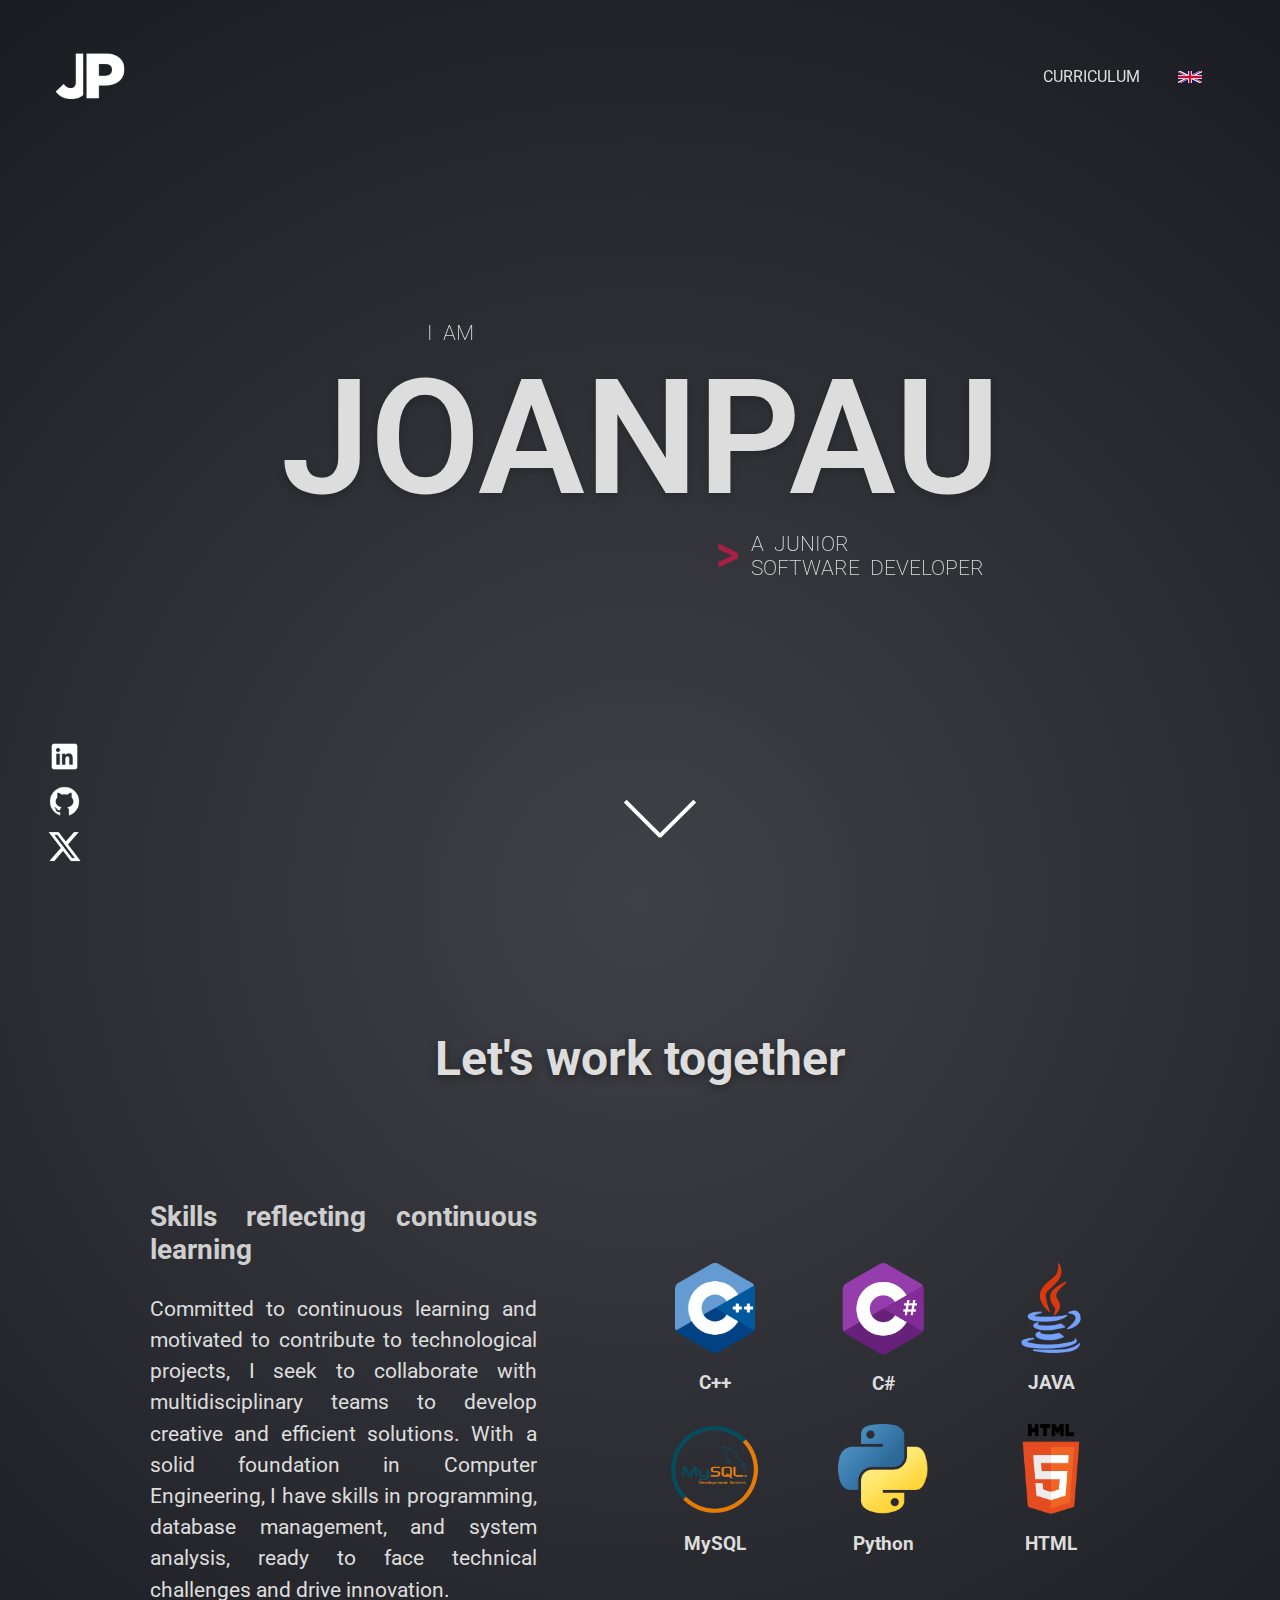
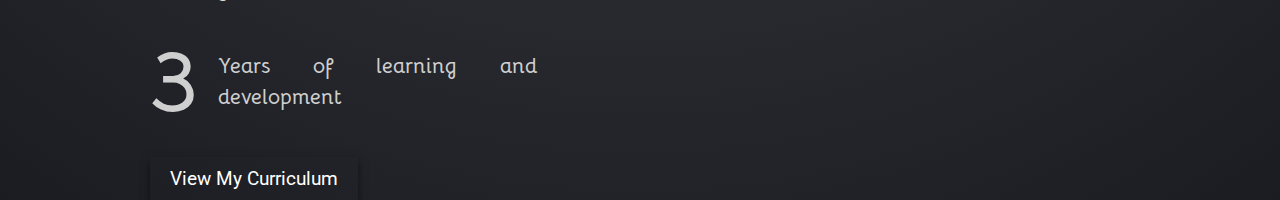
<file: index.html>
<!DOCTYPE html>
<html lang="es">
<head>
    <meta charset="UTF-8">
    <meta name="viewport" content="width=device-width, initial-scale=1.0">
    <title>JoanPau Rahola's Portfolio | Developer & Programer</title>
    <script src="translationsIndex.js"></script>

    <link rel="icon" href="Imatges/logo.png" type="image/x-icon">
    <link rel="stylesheet" href="styles.css">
    <link rel="stylesheet" href="header.css">
    <link rel="stylesheet" href="footer.css">

    <link rel="preconnect" href="https://fonts.googleapis.com">
    <link rel="preconnect" href="https://fonts.gstatic.com" crossorigin>
    <link href="https://fonts.googleapis.com/css2?family=Oswald:wght@200..700&family=Roboto:ital,wght@0,100;0,300;0,400;0,500;0,700;0,900;1,100;1,300;1,400;1,500;1,700;1,900&display=swap" rel="stylesheet">

    <link rel="preconnect" href="https://fonts.googleapis.com">
    <link rel="preconnect" href="https://fonts.gstatic.com" crossorigin>
    <link href="https://fonts.googleapis.com/css2?family=Anton&family=Bellota:ital,wght@0,300;0,400;0,700;1,300;1,400;1,700&family=Overlock:ital,wght@0,400;0,700;0,900;1,400;1,700;1,900&display=swap" rel="stylesheet">
</head>

    <body>
        <!-- Header Placeholder (is used to dynamically insert content)-->
        <div id="header-placeholder"></div>

        <div class="container">
            <div class="intro">I AM</div>
            <div class="name">JOANPAU</div>
            <div class="role">
                <!--IMATGE FLEXA grater-than-->
                <div class="role-img">
                    <img src="Imatges/grater-than.png" >
                </div>
                <div class="role-text">
                    <span class="junior">A JUNIOR</span>
                    <span class="developer">SOFTWARE DEVELOPER</span>
                </div>
            </div>

            <a href="index.html#curriculum" class="arrow">
                <div class="arrow-top"></div>
                <div class="arrow-bottom"></div>
            </a>
        </div>

        <div id="curriculum" class="section">
            <h2>Treballem junts</h2>
            <!-- Skill container -->
             <div>
                
                <div class="skill-container">
                    <div class="skill-text">
                        <h3>Skills que reflecten l'aprenentatge</h3>
                        <p>Compromès amb l'aprenentatge continu i motivat per aportar en projectes tecnològics, busco col·laborar amb equips multidisciplinaris 
                            per desenvolupar solucions creatives i eficients. Amb una base sòlida en Enginyeria Informàtica, tinc habilitats en programació, 
                            gestió de bases de dades i anàlisi de sistemes, preparat per afrontar reptes tècnics i impulsar la innovació.
                        </p>
                        <div class="text-gran">
                            <h1>3</h1>
                            <p>Anys d'aprenentatge <br>i Desenvolupament</p>
                        </div>
                        <div class="curriculum-button">
                            <a href="curriculum.html" class="button">View My Curriculum</a>
                        </div>
                    </div>
                    <div class="skill-flex">
                        <div class="div1">
                            <img class="logo-img" src="Imatges/skills/c++.png"></a>
                            <h3>C++</h3>
                        </div>
                        <div class="div3">
                            <img class="csharplogo-img" src="Imatges/skills/csharp.png"></a>
                            <h3>C#</h3>
                        </div>
                        <div class="div2">
                            <img class="logo-img" src="Imatges/skills/java.png"></a>
                            <h3>JAVA</h3>
                        </div>
                        <div class="div4">
                            <img class="mysqllogo-img" src="Imatges/skills/mysql.png"></a>
                            <h3>MySQL</h3>
                        </div>
                        <div class="div5">
                            <img class="pythonlogo-img" src="Imatges/skills/python.png"></a>
                            <h3>Python</h3>
                        </div>
                        <div class="div6">
                            <img class="logo-img" src="Imatges/skills/HTML.png"></a>
                            <h3>HTML</h3>
                        </div>
                    </div> 
                </div>
             </div>
            
            <!----------->
            
            </div>
        </div>
        <!-- Espai personal per mi mes endevant... Per aixo esta comentat.
        <div id="projects" class="section">Projectes
            <p>Descripció dels projectes aquí...</p>
        </div>
        <div id="contact" class="section">Contacte
            <p>Informació de contacte aquí...</p>
        </div>
        -->
        <!-- Footer Placeholder (is used to dynamically insert content)-->
        <div id="footer-placeholder"></div>

        <script>
            // Load Header
            fetch('header.html')
                .then(response => response.text())
                .then(data => {
                    document.getElementById('header-placeholder').innerHTML = data;

                    // Afegeix aquí el codi per inicialitzar els esdeveniments del header
                    document.querySelector('.dropdown-toggle').addEventListener('click', function(event) {
                        event.stopPropagation();
                        document.querySelector('.language-dropdown').classList.toggle('show');
                    });
                    // Configura l'idioma inicial a anglès
                    changeLanguage('en', 'Imatges/Flags/Angles.svg');
                });

            // Load Footer
            fetch('footer.html')
                .then(response => response.text())
                .then(data => {
                    document.getElementById('footer-placeholder').innerHTML = data;
                    // No cal afegir res al footer si no tens esdeveniments allà
                });

            // Tanca el menú si fas clic fora d'ell
            document.addEventListener('click', function(event) {
                const dropdown = document.querySelector('.language-dropdown');
                if (dropdown && !dropdown.contains(event.target)) {
                    dropdown.classList.remove('show');
                }
            });
        </script>
    </body>
</html>
</file>
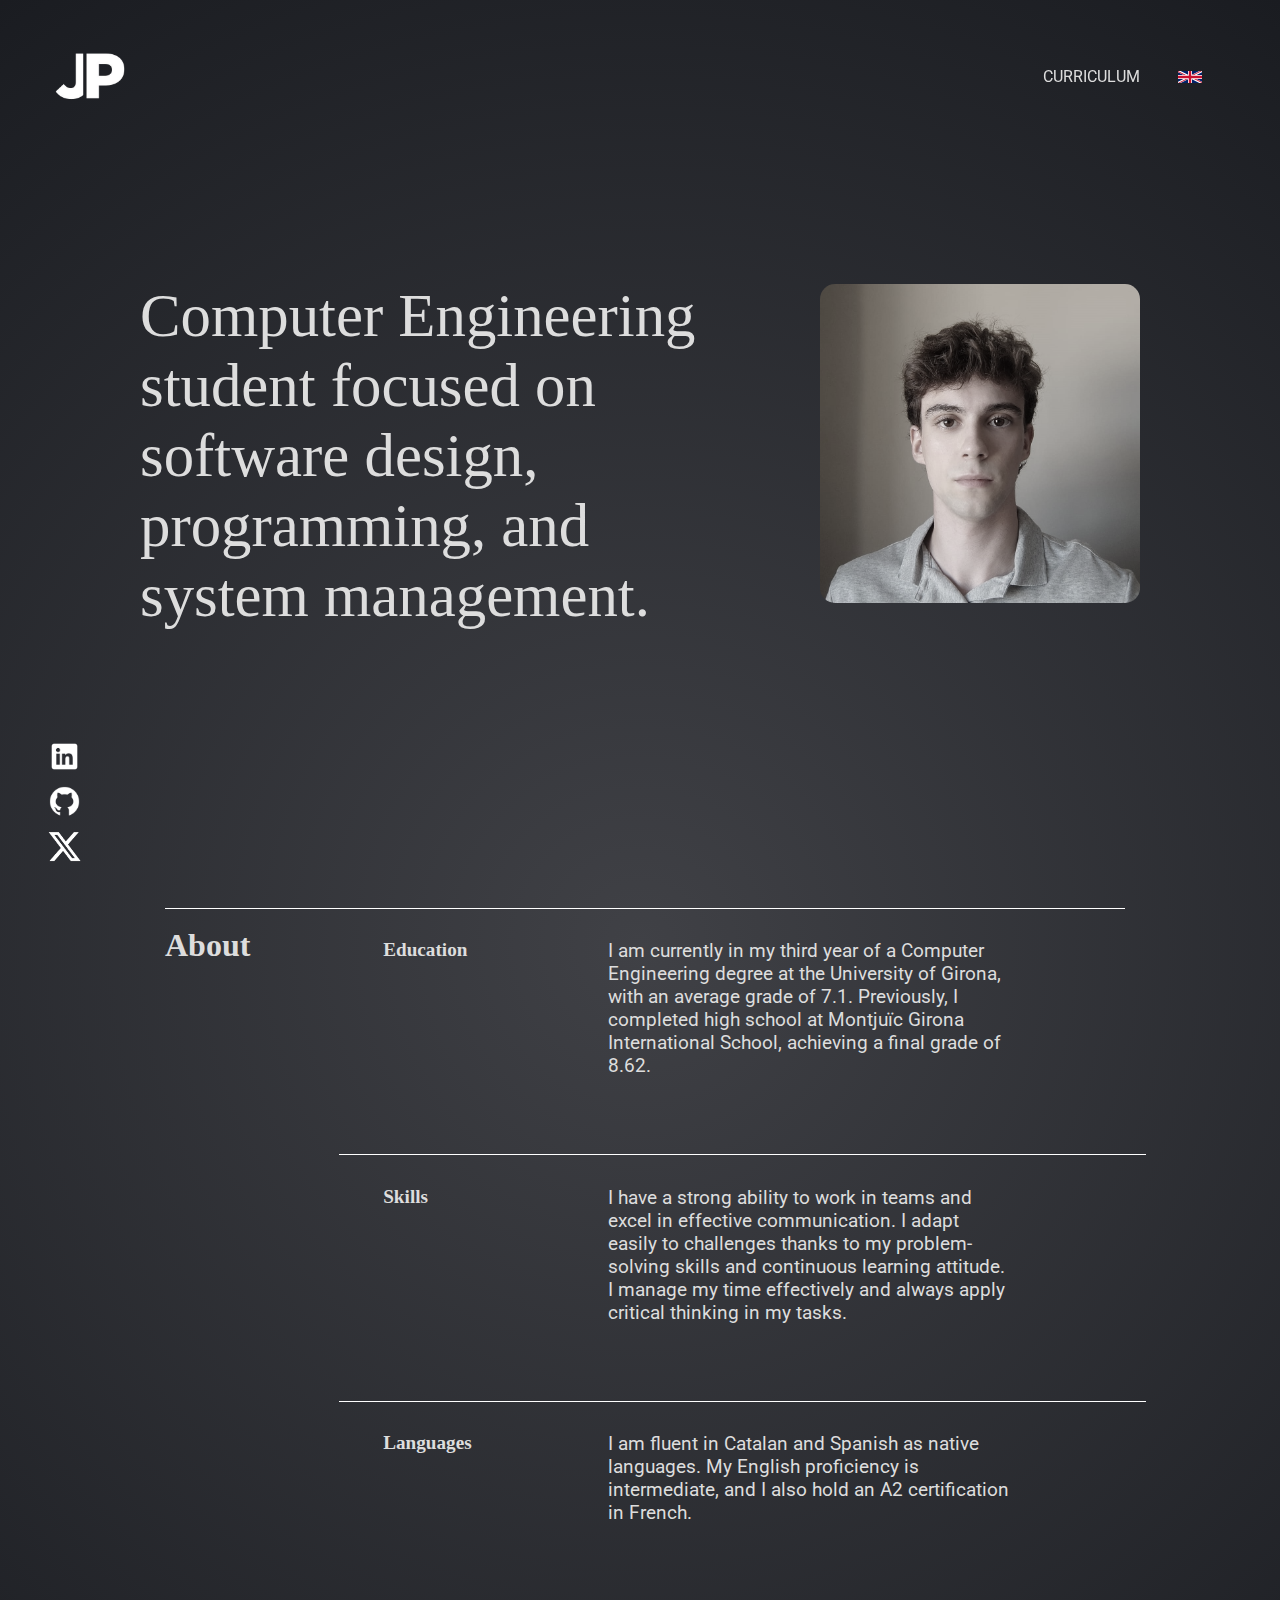
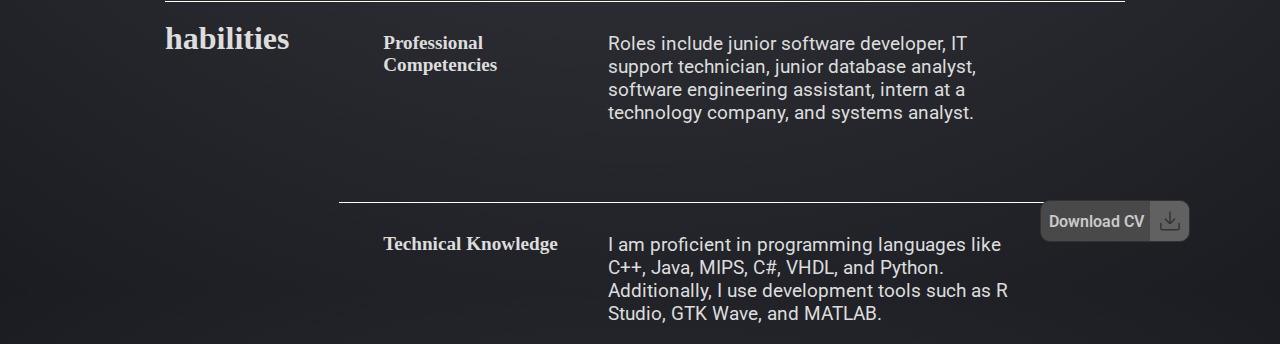
<file: curriculum.html>
<!DOCTYPE html>
<html lang="es">
    <head> <!--El head conte dades del document, com el CSV, el JavaScript... -->
        <meta charset="UTF-8">
        <meta name="viewport" content="width=device-width, initial-scale=1.0">
        <title>JoanPau Rahola's Portfolio | Developer & Programer</title>
        <link rel="icon" href="Imatges/logo.png" type="image/x-icon">
        <link rel="stylesheet" href="curriculum-styles.css"> <!-- Aquí enllaçarem el CSS més tard -->
        <link rel="stylesheet" href="header.css">
        <link rel="stylesheet" href="footer.css">

        <script src="translationsCurriculum.js"></script>
    

        <link rel="preconnect" href="https://fonts.googleapis.com">
        <link rel="preconnect" href="https://fonts.gstatic.com" crossorigin>
        <link href="https://fonts.googleapis.com/css2?family=Oswald:wght@200..700&family=Roboto:ital,wght@0,100;0,300;0,400;0,500;0,700;0,900;1,100;1,300;1,400;1,500;1,700;1,900&display=swap" rel="stylesheet">

    </head>
    <body>
        <!-- Header Placeholder (is used to dynamically insert content)-->
        <div id="header-placeholder"></div>

        <div class="frontPage">
            <div class="title">
                <p>Estudiant d'Enginyeria Informàtica centrat en disseny de software, programació i gestió de sistemes.</p>
            </div>
            <a href="index.html"><img class="logo-image" src="Imatges/profileImage.jpg" alt="Logo"></a>
        </div> 

        
        <div class="information">
            <div class="div1"> 
                <hr class="header">
                <h2>About</h2>
            </div>
            
            <div class="div2">
                <h3>Formació</h3>
            </div>

            <div class="div3"> 
                <p>Actualment estic cursant el tercer any del Grau en Enginyeria Informàtica a la 
                    Universitat de Girona, on he aconseguit una nota mitjana de 7,1 fins ara. Anteriorment, 
                    vaig completar el Batxillerat a Montjuïc Girona International School, obtenint una nota final de 8,62.</p>
            </div>
            
            <div class="div4"> 
                <hr class="content">
                <h3>Aptituds</h3>
            </div>

            <div class="div5"> 
                <p>Tinc una sòlida capacitat per treballar en equip i destaco en la comunicació efectiva. M'adapto fàcilment 
                    als desafiaments gràcies a la meva habilitat en la resolució de problemes i l'aprenentatge continu. Gestiono 
                    eficaçment el meu temps i sempre aplico el pensament crític en les meves tasques.</p>
            </div>
            <div class="div6">
                <hr class="content">
                <h3>Idiomes</h3>
            </div>
            
            <div class="div7"> 
                <p>Parlo català i espanyol com a llengües maternes. El meu nivell d'anglès és mitjà, i també tinc certificació de nivell A2 en francès.</p>
            </div>
            
            <div class="div8"> 
                <hr class="header">
                <h2>Habilitats</h2>
            </div>
            
            <div class="div9"> 
                <h3>Competencies professionals</h3>
            </div>

            <div class="div10"> 
                <p>Inclou rols com desenvolupador de programari junior, tècnic de suport informàtic, analista de 
                    bases de dades junior, assistent d'enginyeria del software, practicant en empresa de tecnologia, i analista de sistemes.</p>
            </div>
            
            <div class="div11"> 
                <hr class="content">
                <h3>Coneixements tècnics</h3>
            </div>

            <div class="div12"> 
                <p>Domino llenguatges de programació com C++, Java, MIPS, C#, VHDL, i Python. A més, utilitzo eines de desenvolupament com R Studio, GTK Wave, i MATLAB.</p>
            </div>

        </div>
        <div class="dw-button-container">
            <a target="_blank" href="Files/CV_JoanPau_Rahola.pdf" class="dw-button">
                <span class="button__text">Download CV</span>
                <span class="button__icon"><svg xmlns="http://www.w3.org/2000/svg" viewBox="0 0 35 35" id="bdd05811-e15d-428c-bb53-8661459f9307" data-name="Layer 2" class="svg"><path d="M17.5,22.131a1.249,1.249,0,0,1-1.25-1.25V2.187a1.25,1.25,0,0,1,2.5,0V20.881A1.25,1.25,0,0,1,17.5,22.131Z"></path><path d="M17.5,22.693a3.189,3.189,0,0,1-2.262-.936L8.487,15.006a1.249,1.249,0,0,1,1.767-1.767l6.751,6.751a.7.7,0,0,0,.99,0l6.751-6.751a1.25,1.25,0,0,1,1.768,1.767l-6.752,6.751A3.191,3.191,0,0,1,17.5,22.693Z"></path><path d="M31.436,34.063H3.564A3.318,3.318,0,0,1,.25,30.749V22.011a1.25,1.25,0,0,1,2.5,0v8.738a.815.815,0,0,0,.814.814H31.436a.815.815,0,0,0,.814-.814V22.011a1.25,1.25,0,1,1,2.5,0v8.738A3.318,3.318,0,0,1,31.436,34.063Z"></path></svg></span>
            </a>
        </div>        



        <div id="footer-placeholder"></div>
        <script>
            // Load Header
            fetch('header.html')
                .then(response => response.text())
                .then(data => {
                    document.getElementById('header-placeholder').innerHTML = data;

                    // Afegeix aquí el codi per inicialitzar els esdeveniments del header
                    document.querySelector('.dropdown-toggle').addEventListener('click', function(event) {
                        event.stopPropagation();
                        document.querySelector('.language-dropdown').classList.toggle('show');
                    });
                    // Configura l'idioma inicial a anglès
                    changeLanguage('en', 'Imatges/Flags/Angles.svg');
                });

            // Load Footer
            fetch('footer.html')
                .then(response => response.text())
                .then(data => {
                    document.getElementById('footer-placeholder').innerHTML = data;
                    // No cal afegir res al footer si no tens esdeveniments allà
                });

            // Tanca el menú si fas clic fora d'ell
            document.addEventListener('click', function(event) {
                const dropdown = document.querySelector('.language-dropdown');
                if (dropdown && !dropdown.contains(event.target)) {
                    dropdown.classList.remove('show');
                }
            });
        </script>
    </body>
</html>
</file>
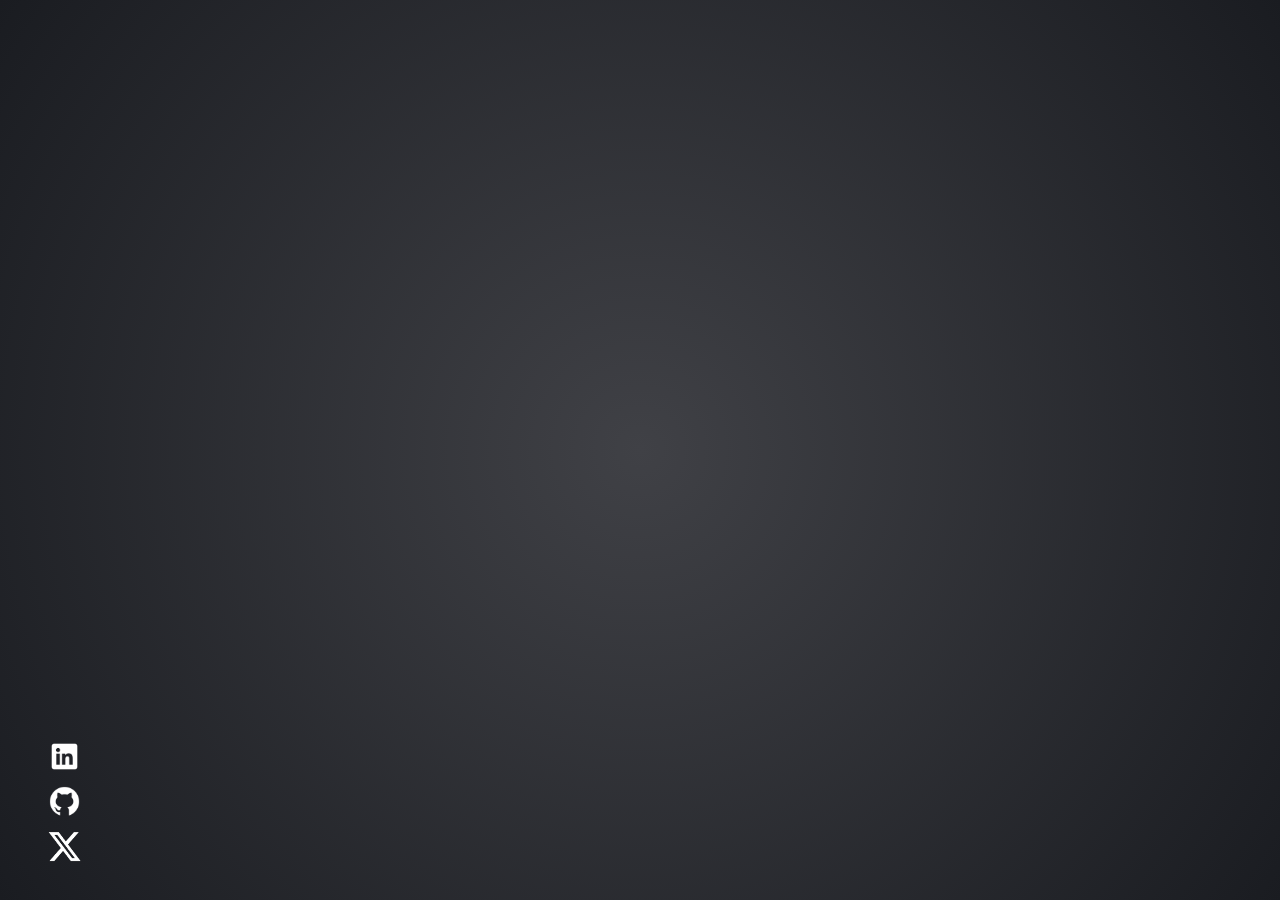
<file: footer.html>
<!DOCTYPE html>
<html lang="es">
<head>
    <meta charset="UTF-8"> 
    <meta name="viewport" content="width=device-width, initial-scale=1.0">
    <title>Header amb logo i opcions</title>
    <link rel="stylesheet" href="styles.css">
    <link rel="stylesheet" href="header.css">
    <link rel="stylesheet" href="footer.css">

    <link rel="preconnect" href="https://fonts.googleapis.com">
    <link rel="preconnect" href="https://fonts.gstatic.com" crossorigin>
    <link href="https://fonts.googleapis.com/css2?family=Oswald:wght@200..700&family=Roboto:ital,wght@0,100;0,300;0,400;0,500;0,700;0,900;1,100;1,300;1,400;1,500;1,700;1,900&display=swap" rel="stylesheet">
</head>
    <body>
        <!-- footer.html -->
        <div class="footer">
            <a target="_blank" href="https://www.linkedin.com/in/joan-pau-rahola-ferrer-b6994b24a/"><img class="social-media" src="Imatges/linkedin.png" alt="linkedin"></a>
            <a target="_blank" href="https://github.com/jopau9"><img class="social-media" src="Imatges/github.png" alt="github"></a>
            <a target="_blank" href="https://twitter.com/Jopau_9"><img class="social-media" src="Imatges/X_logo.png" alt="Logo"></a>
        </div>
         <!-- Language dropdown -->
        
    </body>
</html>
</file>
<file: styles.css>
@import url(https://db.onlinewebfonts.com/c/6a28a1fb5b77054a12626d0c23c92aa2?family=Cera+CY+Bold);

html {
    scroll-behavior: smooth;
}


body{
    
    background: rgb(64,65,70);
    background: radial-gradient(circle, rgba(64,65,70,1) 0%, rgba(26,28,33,1) 100%);
    color: #fff;
    min-height: 100vh;

    color:#DDDDDD;

    font-family: "Roboto", sans-serif;

    padding: 0px;
    margin: 0px;
    box-sizing: border-box;
}


/*amb la a nomes s'aplica als links*/   


.container {
    min-height: 100vh;
    
    justify-content: center; /*centracio horitzontal*/


    display: flex;
    flex-direction: column; /*forma una columna de oracions*/
    align-items: center; /*centracio vertical*/
    
    font-weight: 200;
    font-style: normal;
    word-spacing: 5px;
}

.intro {
    font-size: 1.3rem;
    position: relative;
    right: 190px;
    text-transform: uppercase; /* Todo en mayúsculas */
}

.name {
    font-size: 10em;
    text-transform: uppercase;
    font-weight: 600;
    text-shadow: 0 3px 10px rgb(0 0 0 / 0.2);
}

.role {
    font-size: 1.3rem;
    display: flex;
    flex-direction: row;
    position: relative;
    left: 210px; 
    gap: 10px;
    justify-content: center;
    align-items: center;
}

.role-text {
    display: flex;
    flex-direction: column;
    text-transform: uppercase;

}

.role-img {
    animation: blink 1.5s steps(1) infinite;
    filter: brightness(0.8) saturate(0.8) hue-rotate(-20deg);
}

.role-img img{
    width: 25px; /* Set the width */
    height: 25x; /* Set the height */
    position: relative;
    top: 2px;
}

.section {
    height: 78vh; /* Ocupa tota l'alçada */
    padding-left: 150px;
    padding-right: 150px;
    padding-top: 10vh;
    padding-bottom: 12vh;
}

#curriculum {
    display: flex;
    flex-direction: column;

}

#curriculum h2 {
    text-shadow: 0 3px 10px rgb(0 0 0 / 0.4);
    font-size: 3rem;
    text-align: center;
}   

.skill-container {
    display: flex;
    flex-direction: row;
    justify-content: center;
    margin-top: 5vh;
    gap: 100px;
    
}

#curriculum p{
    font-size: 1.3rem;
    line-height: 1.5;
    
}

.skill-text h3{
    color: #cfcfcf;
}
.skill-text{
    font-size: 1.5rem;
    width: 45%;
    margin: 0;
    padding: 0;
    animation: caret 1s steps(35) infinite;
    text-align: justify;
}

.text-gran{
    font-family: "Roboto", sans-serif;
    color: #cfcfcf;
    display: flex;
    flex-direction: row;
    align-items: center;
    gap: 20px;
    margin-top: 20px;
    margin-bottom: 20px;
}

.text-gran{
    font-family: "Bellota", system-ui;
    font-weight: 1000;
    font-style: normal;
}

.text-gran p{
    font-size: 1.5rem;
    line-height: 2;
}

.text-gran h1{
    font-size: 5.5rem;
    margin: 0;
    padding: 0;
}

.skill-flex {
    position: relative;
    top: 90px;
    display: flex;
    flex-wrap: wrap;
    gap: 10px;
    align-items: stretch;
    align-content: flex-start;
    max-height: fit-content; 
}
.skill-flex > div {
    flex: 1 1 calc(33.333% - 10px);
    display: flex;
    flex-direction: column;
    align-items: center; /* Centra la imagen y el texto */
    justify-content: center; /* Ajusta la alineación vertical dentro de cada celda */

}

.logo-img {
    width: 80px; /* Ajusta l'amplada segons calgui */
    height: 90px; /* Ajusta l'alçada segons calgui */
}

.csharplogo-img {
    width: 93px; /* Ajusta l'amplada segons calgui */
    height: 93px; /* Ajusta l'alçada segons calgui */
}

.mysqllogo-img{
    width: 90px; /* Ajusta l'amplada segons calgui */
    height: 90px; /* Ajusta l'alçada segons calgui */
}

.pythonlogo-img{
    width: 90px; /* Ajusta l'amplada segons calgui */
    height: 90px; /* Ajusta l'alçada segons calgui */
}


#curriculum .skill-container .curriculum-button {
    display: flex;
}

.skill-container .curriculum-button .button {
    font-size: 1.2rem;
    text-decoration: none; /* Remove underline */
    border: none;
    color: #FFFFFF;
    box-shadow: 0 4px 8px rgba(0, 0, 0, 0.5); /* Sombra amb difuminat */
    padding: 10px 20px;
    overflow: hidden; /* Conte els efectes dins del boto */
}

.icon {
    width: 24px;
    height: 24px;
    transition: transform 0.3s ease-in-out;
}

.button:hover {
    transform: scale(1.000005); /* Aumenta ligeramente el tamaño al pasar el ratón */
}


.button::before {
    
    content: "";
    position: absolute;
    width: 150%; /* Aumentamos el ancho del brillo para que cubra más espacio */
    height: 100%;
    background-image: linear-gradient(
        120deg,
        rgba(255, 255, 255, 0) 20%,   /* Más tiempo transparente al inicio */
        rgba(255, 255, 255, 0.3) 50%, /* Opacidad media en el centro */
        rgba(255, 255, 255, 0) 80%    /* Más tiempo transparente al final */
    );
    top: 0;
    left: -150%; /* Inicia más lejos para que el efecto sea gradual */
    opacity: 0.5; /* Ajusta la opacidad para que sea menos intenso */
    transition: all 0.5s ease; /* Añade una transición suave */
}

.button:hover::before {
    animation: shine 2s ease-out; /* Hacemos que la animación dure más para un efecto más fluido */
}

@keyframes shine {
    0% {
        left: -150%; /* El brillo empieza completamente fuera del botón */
    }
    50% {
        left: 50%; /* El brillo atraviesa el botón de manera más lenta y gradual */
    }
    100% {
        left: 150%; /* El brillo sale por completo por el lado derecho */
    }
}

.arrow {
    display: inline-block;
    
    cursor: pointer;
    height: 60px;
    left: 47.4%;
    position: absolute;
    top: 90%;
    transform: translateX(-50%) translateY(-50%);
    transition: transform 0.1s;
    width: 50px;
    rotate: 90deg;
  }

    .arrow-link {
        display: inline-block;
        position: relative;
        text-decoration: none; /* Removes underline from link */
    }
  
  .arrow-top, .arrow-bottom {
    background-color: #ffffff;
    height: 4px;
    left: -5px;
    position: absolute;
    top: 50%;
    width: 100%;
  }
  
  .arrow-top:after, .arrow-bottom:after {
    background-color: #afafaf;
    content: "";
    height: 100%;
    position: absolute;
    top: 0;
    transition: all 0.15s;
  }
  
  .arrow-top {
    transform: rotate(45deg);
    transform-origin: bottom right;
  }
  
  .arrow-top:after {
    left: 100%;
    right: 0;
    transition-delay: 0s;
  }
  
  .arrow-bottom {
    transform: rotate(-45deg);
    transform-origin: top right;
  }
  
  .arrow-bottom:after {
    left: 0;
    right: 100%;
    transition-delay: 0.15s;
  }
  
  .arrow:hover .arrow-top:after {
    left: 0;
    transition-delay: 0.15s;
  }
  
  .arrow:hover .arrow-bottom:after {
    right: 0;
    transition-delay: 0s;
  }
  
  .arrow:active {
    transform: translateX(-50%) translateY(-50%) scale(0.9);
  }

  @keyframes blink {
    0%, 80% {
        opacity: 1; /* Cursor visible la mayor parte del tiempo */
    }
    81%, 100% {
        opacity: 0; /* Cursor invisible por un breve momento */
    }
}
</file>
<file: header.css>
header{
    position: fixed;
    width: 100%; 
    height: 17vh;

    display: flex;
    flex-direction: row;
    align-items: center;
}

.nav a {
    color:#DDDDDD;
    text-decoration: none; 
}

.logo-image{
    margin-left: 50px;
    width: 80px;
    height: auto;
    
}

.nav{
    margin-left: auto;
    margin-right: 70px;
    word-spacing: 50px;
    display: flex;
    gap: 30px;
    align-items: center;
}

.language-dropdown {
    position: relative;
    display: inline-block;
}

.dropdown-toggle {
    background: none;
    border: none;
    cursor: pointer;
    font-size: 16px;
    padding: 8px;
    display: flex;
    align-items: center;
    gap: 8px;
}

.dropdown-menu {
    display: none; /* Amagat per defecte */
    position: absolute;
    right: 0;
    top: 100%;
    background-color: white;
    box-shadow: 0px 8px 16px rgba(0, 0, 0, 0.2);
    padding: 8px;
    border-radius: 4px;
    z-index: 1;
}

#current-language-flag {
    width: 24px; /* Mateixa mida que les altres banderes */
    height: auto;
}

.dropdown-menu img {
    display: block;
    width: 24px;
    margin: 4px 0;
    cursor: pointer;
}

.language-dropdown.show .dropdown-menu {
    display: block; /* Es mostra quan és actiu */
}

.language-dropdown img:hover {
    transform: scale(1.1);
}
</file>
<file: footer.css>
.footer {
    position: fixed;       /* Keeps the footer fixed on the screen */
    bottom: 0;             /* Aligns the footer at the bottom */
    left: 0;               /* Aligns the footer with the left side */
    width: 10%;           /* Makes the footer occupy the full width of the screen */
    justify-content: center; /* Horizontally centers the content */
    align-items: center;   /* Vertically centers the content */
    height: 22vh;          /* Adjust the height of the footer */
    display: flex;         /* Use flexbox for layout */
    flex-direction: column;   /* Align icons in a row */
    gap: 10px;             /* Gap between the social media icons */
    
} 

.footer a {
    display: inline-block;
    width: 35px;           /* Width of each icon */
    height: 35px;          /* Height of each icon */
    margin: 0;             /* Remove unnecessary margins */
}

.footer img {
    width: 100%;           /* Make the images fit the parent size */
    height: auto;
    transition: transform 0.5s ease-in-out; /* Smooth transition for the rotation */
}

.footer a:hover img {
    transform: rotate(360deg); /* Rotate the image 360 degrees on hover */
}
</file>
<file: curriculum-styles.css>
@font-face {
    font-family: "PolySans Neutral Wide";
    src: url("https://db.onlinewebfonts.com/t/e11df7e4dd48a1610e5daa2afb643b75.eot");
    src: url("https://db.onlinewebfonts.com/t/e11df7e4dd48a1610e5daa2afb643b75.eot?#iefix")format("embedded-opentype"),
    url("https://db.onlinewebfonts.com/t/e11df7e4dd48a1610e5daa2afb643b75.woff2")format("woff2"),
    url("https://db.onlinewebfonts.com/t/e11df7e4dd48a1610e5daa2afb643b75.woff")format("woff"),
    url("https://db.onlinewebfonts.com/t/e11df7e4dd48a1610e5daa2afb643b75.ttf")format("truetype"),
    url("https://db.onlinewebfonts.com/t/e11df7e4dd48a1610e5daa2afb643b75.svg#PolySans Neutral Wide")format("svg");
}

html {
    scroll-behavior: smooth;
}

body{
    background: rgb(76,76,76);
    background: radial-gradient(circle, rgba(76,76,76,1) 0%, rgba(21,19,19,1) 100%);
    color: #fff;

    color:#DDDDDD ;

    font-family: "Roboto", sans-serif;
}

.frontPage{
    font-family: "PolySans Neutral Wide";
    
    display: flex;
    flex-direction: row;
    justify-content: center;
    align-items: center;
    height: 75vh;
    padding-left: 140px;
    padding-right: 140px;
    padding-top: 12vh;
}

.frontPage p{
    font-size: 3.8rem;
} 

.frontPage a{
    filter: grayscale(70%);
    z-index: -1;
}

.frontPage img{
    width: 320px;
    border-radius: 15px;

}

.information h2, h3{
    font-family: "PolySans Neutral Wide";
    color: #DDDDDD;
}

.information h2{
    font-size: 2rem;
}

.information h3{
    margin-left: 20%;
    font-size: 1.2rem;
    padding-top: 20px;
}

p{
    padding-top: 20px;
    font-size: 1.2rem;
}


.information {

    height: 100vh;
    margin-top: 13vh;
    padding-left: 35vh;
    padding-right: 30vh;

    display: grid;
    grid-template-rows: repeat(5, 1fr);
    
    grid-column-gap: 0px;
    grid-row-gap: 0px;

    gap: 50px;

    margin-left: -150px;
}

hr.header {
    position: absolute;
    border: none;
    border-top: 1px solid rgb(255, 255, 255); /* Customize the color and thickness */
    width: calc(75%); /* 100% width minus 50px space on the right */
    margin-right: 50px; /* Space between the end of the line and the right side of the screen */
}

hr.content {
    position: absolute;
    border: none;
    border-top: 1px solid rgb(255, 255, 255); /* Customize the color and thickness */
    width: calc(63%); /* 100% width minus 50px space on the right */
    margin-right: 50px; /* Space between the end of the line and the right side of the screen */
}

hr {

}

.div1{
    grid-area: 1 / 1 / 2 / 2;
}

.div2{
    grid-area: 1 / 2 / 2 / 3;
}

.div3{
    grid-area: 1 / 3 / 2 / 4;
}
.div4{
    grid-area: 2 / 2 / 3 / 3;
}
.div5{
    grid-area: 2 / 3 / 3 / 4;
}
.div6{
    grid-area: 3 / 2 / 4 / 3;
}

.div7{
    grid-area: 3 / 3 / 4 / 4;
}

.div8{
    grid-area: 4 / 1 / 5 / 2;
}

.div9{
    grid-area: 4 / 2 / 5 / 3;
}

.div10{
    grid-area: 4 / 3 / 5 / 4;
}

.div11{
    grid-area: 5 / 2 / 6 / 3;
}

.div12{
    grid-area: 5 / 3 / 6 / 4;
}

.dw-button-container{
    display: flex;
    justify-content:flex-end;
    margin-right: 10vh;
    margin-bottom: 10vh;
}

.dw-button {
    --main-focus: #2d8cf0;
    --font-color: #cacaca;
    --bg-color-sub: #616161;
    --bg-color: #494949;
    --main-color: #323232;
    position: absolute;
    width: 148px;
    height: 40px;
    cursor: pointer;
    display: flex;
    align-items: center;
    text-decoration: none;
    border: 1px solid var(--main-color);
    background-color: var(--bg-color);
    border-radius: 10px;
    overflow: hidden;
  }
  
  .dw-button, .button__icon, .button__text {
    transition: all 0.3s;
  }
  
  .dw-button .button__text {
    transform: translateX(8px);
    color: var(--font-color);
    font-weight: 600;
  }
  
  .dw-button .button__icon {
    position: absolute;
    transform: translateX(109px);
    height: 100%;
    width: 39px;
    background-color: var(--bg-color-sub);
    display: flex;
    align-items: center;
    justify-content: center;
  }
  
  .dw-button .svg {
    width: 20px;
    fill: var(--main-color);
  }
  
  .dw-button:hover {
    background: var(--bg-color);
  }
  
  .dw-button:hover .button__text {
    color: transparent;
  }
  
  .dw-button:hover .button__icon {
    width: 148px;
    transform: translateX(0);
  }
  
  .dw-button:active {
    transform: translate(3px, 3px);
    box-shadow: 0px 0px var(--main-color);
  }
</file>
